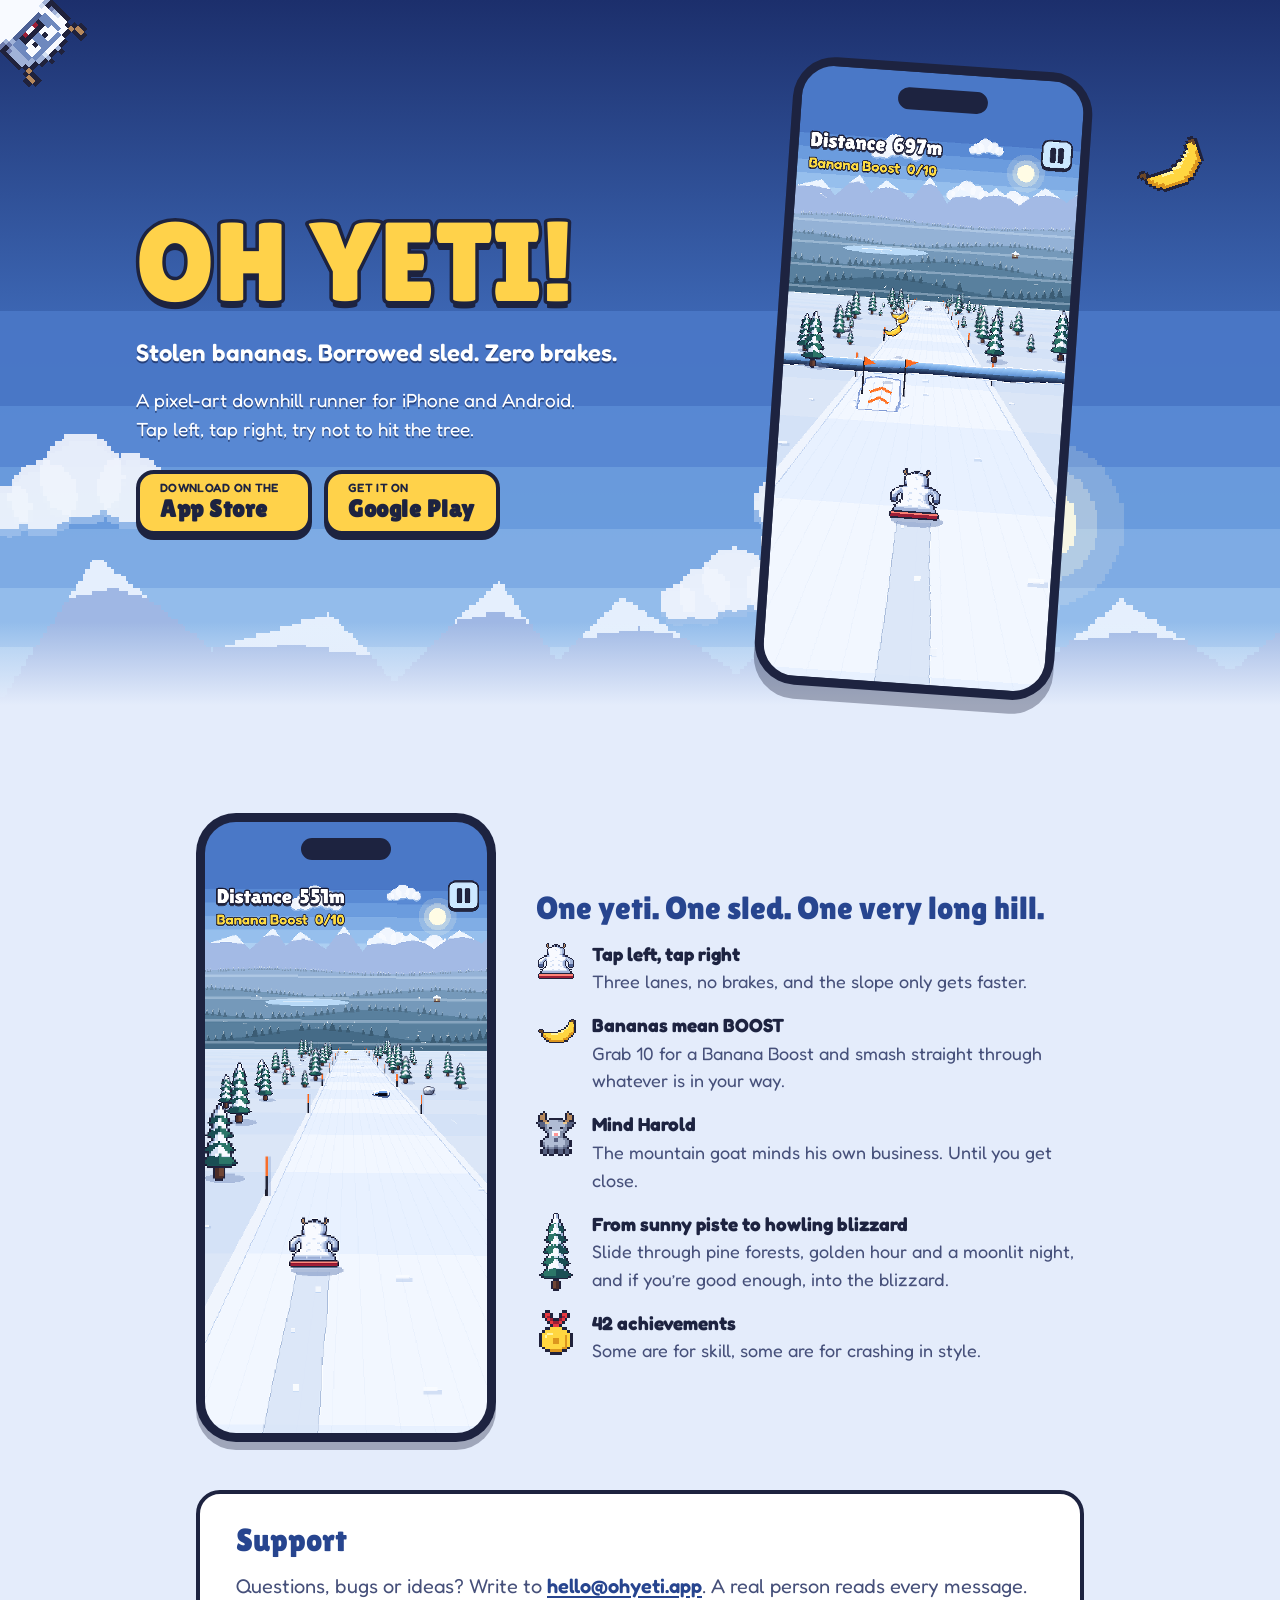
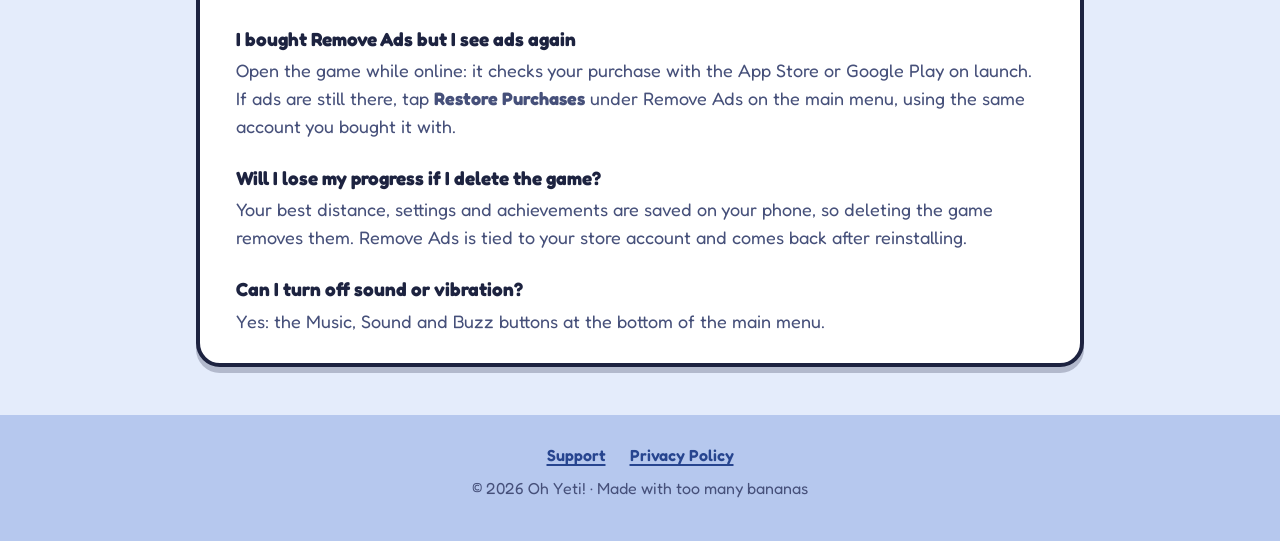
<file: index.html>
<!doctype html>
<html lang="en">
<head>
  <meta charset="utf-8">
  <meta name="viewport" content="width=device-width, initial-scale=1">
  <title>Oh Yeti! · Stolen bananas. Borrowed sled. Zero brakes.</title>
  <meta name="description" content="Oh Yeti! is a pixel-art downhill runner for iPhone and Android. Dodge trees, rocks and Harold the goat, grab bananas for a Banana Boost and see how far you can slide.">
  <link rel="canonical" href="https://ohyeti.app/">
  <meta property="og:type" content="website">
  <meta property="og:site_name" content="Oh Yeti!">
  <meta property="og:title" content="Oh Yeti!">
  <meta property="og:description" content="Stolen bananas. Borrowed sled. Zero brakes. A pixel-art downhill runner for iPhone and Android.">
  <meta property="og:url" content="https://ohyeti.app/">
  <meta property="og:image" content="https://ohyeti.app/img/share.png?v=4">
  <meta property="og:image:width" content="1200">
  <meta property="og:image:height" content="630">
  <meta property="og:image:alt" content="Oh Yeti! title next to a phone showing the yeti sledding downhill">
  <meta name="twitter:card" content="summary_large_image">
  <script type="application/ld+json">
  {
    "@context": "https://schema.org",
    "@type": "VideoGame",
    "name": "Oh Yeti!",
    "url": "https://ohyeti.app/",
    "image": "https://ohyeti.app/img/share.png",
    "description": "A pixel-art downhill runner: steer a banana-thieving yeti on a sled through three lanes, dodge trees, rocks and Harold the goat, and grab bananas for a Banana Boost.",
    "genre": ["Arcade", "Endless runner"],
    "gamePlatform": ["iOS", "Android"],
    "applicationCategory": "Game",
    "playMode": "SinglePlayer",
    "inLanguage": "en",
    "sameAs": ["https://apps.apple.com/app/id6825270258", "https://play.google.com/store/apps/details?id=app.ohyeti"]
  }
  </script>
  <meta name="theme-color" content="#27458f">
  <link rel="icon" type="image/png" href="img/favicon.png">
  <link rel="apple-touch-icon" href="img/apple-touch-icon.png">
  <link rel="preload" href="fonts/LilitaOne-Regular.ttf" as="font" type="font/ttf" crossorigin>
  <link rel="preload" href="fonts/Fredoka.woff" as="font" type="font/woff" crossorigin>
  <link rel="stylesheet" href="style.css">
</head>
<body>
  <header class="ha">
    <img class="ha-horizon pixel" src="img/horizon.png" alt="">
    <img class="ha-peek" src="img/yeti_front_empty.png" alt="">
    <div class="ha-snow"></div>
    <img class="ha-banana" src="img/banana.png" alt="">
    <div class="ha-inner">
      <div class="ha-copy">
        <h1 class="title">OH YETI!</h1>
        <p class="tagline">Stolen bananas. Borrowed sled. Zero brakes.</p>
        <p class="pitch">A pixel-art downhill runner for iPhone and Android. Tap left, tap right, try not to hit the tree.</p>
        <div class="stores">
          <a class="pill store" href="https://apps.apple.com/app/id6825270258"><small>Download on the</small>App Store</a>
          <a class="pill store" href="https://play.google.com/store/apps/details?id=app.ohyeti"><small>Get it on</small>Google Play</a>
        </div>
      </div>
      <div class="ha-phone"><img class="pixel" src="img/gameplay_hero.png?v=4" alt="Oh Yeti! gameplay: a jump ramp ahead with a banana arc over the crevasse behind it, the sled leaving a groove in the snow" width="540" height="1170"></div>
    </div>
  </header>

  <main>
    <section class="showcase">
      <div class="phone">
        <img class="pixel" src="img/gameplay.png?v=4" alt="Oh Yeti! gameplay: the yeti sledding toward a hole in the snow, leaving a groove behind" width="540" height="1170">
      </div>
      <div>
        <h2>One yeti. One sled. One very long hill.</h2>
        <ul class="features">
          <li>
            <img class="pixel" src="img/yeti_slide_a.png" alt="">
            <div><b>Tap left, tap right</b><span>Three lanes, no brakes, and the slope only gets faster.</span></div>
          </li>
          <li>
            <img class="pixel" src="img/banana.png" alt="">
            <div><b>Bananas mean BOOST</b><span>Grab 10 for a Banana Boost and smash straight through whatever is in your way.</span></div>
          </li>
          <li>
            <img class="pixel" src="img/goat.png" alt="">
            <div><b>Mind Harold</b><span>The mountain goat minds his own business. Until you get close.</span></div>
          </li>
          <li>
            <img class="pixel" src="img/pine_tall.png" alt="">
            <div><b>From sunny piste to howling blizzard</b><span>Slide through pine forests, golden hour and a moonlit night, and if you&rsquo;re good enough, into the blizzard.</span></div>
          </li>
          <li>
            <img class="pixel" src="img/medal.png" alt="">
            <div><b>42 achievements</b><span>Some are for skill, some are for crashing in style.</span></div>
          </li>
        </ul>
      </div>
    </section>

    <section class="card faq" id="support">
      <h2>Support</h2>
      <p class="contact">Questions, bugs or ideas? Write to <a href="mailto:hello@ohyeti.app">hello@ohyeti.app</a>. A real person reads every message.</p>

      <h3>I bought Remove Ads but I see ads again</h3>
      <p>Open the game while online: it checks your purchase with the App Store or Google Play on launch. If ads are still there, tap <b>Restore Purchases</b> under Remove Ads on the main menu, using the same account you bought it with.</p>

      <h3>Will I lose my progress if I delete the game?</h3>
      <p>Your best distance, settings and achievements are saved on your phone, so deleting the game removes them. Remove Ads is tied to your store account and comes back after reinstalling.</p>

      <h3>Can I turn off sound or vibration?</h3>
      <p>Yes: the Music, Sound and Buzz buttons at the bottom of the main menu.</p>
    </section>
  </main>

  <footer>
    <nav>
      <a href="#support">Support</a>
      <a href="privacy.html">Privacy Policy</a>
    </nav>
    <div>© 2026 Oh Yeti! · Made with too many bananas</div>
  </footer>
</body>
</html>
</file>
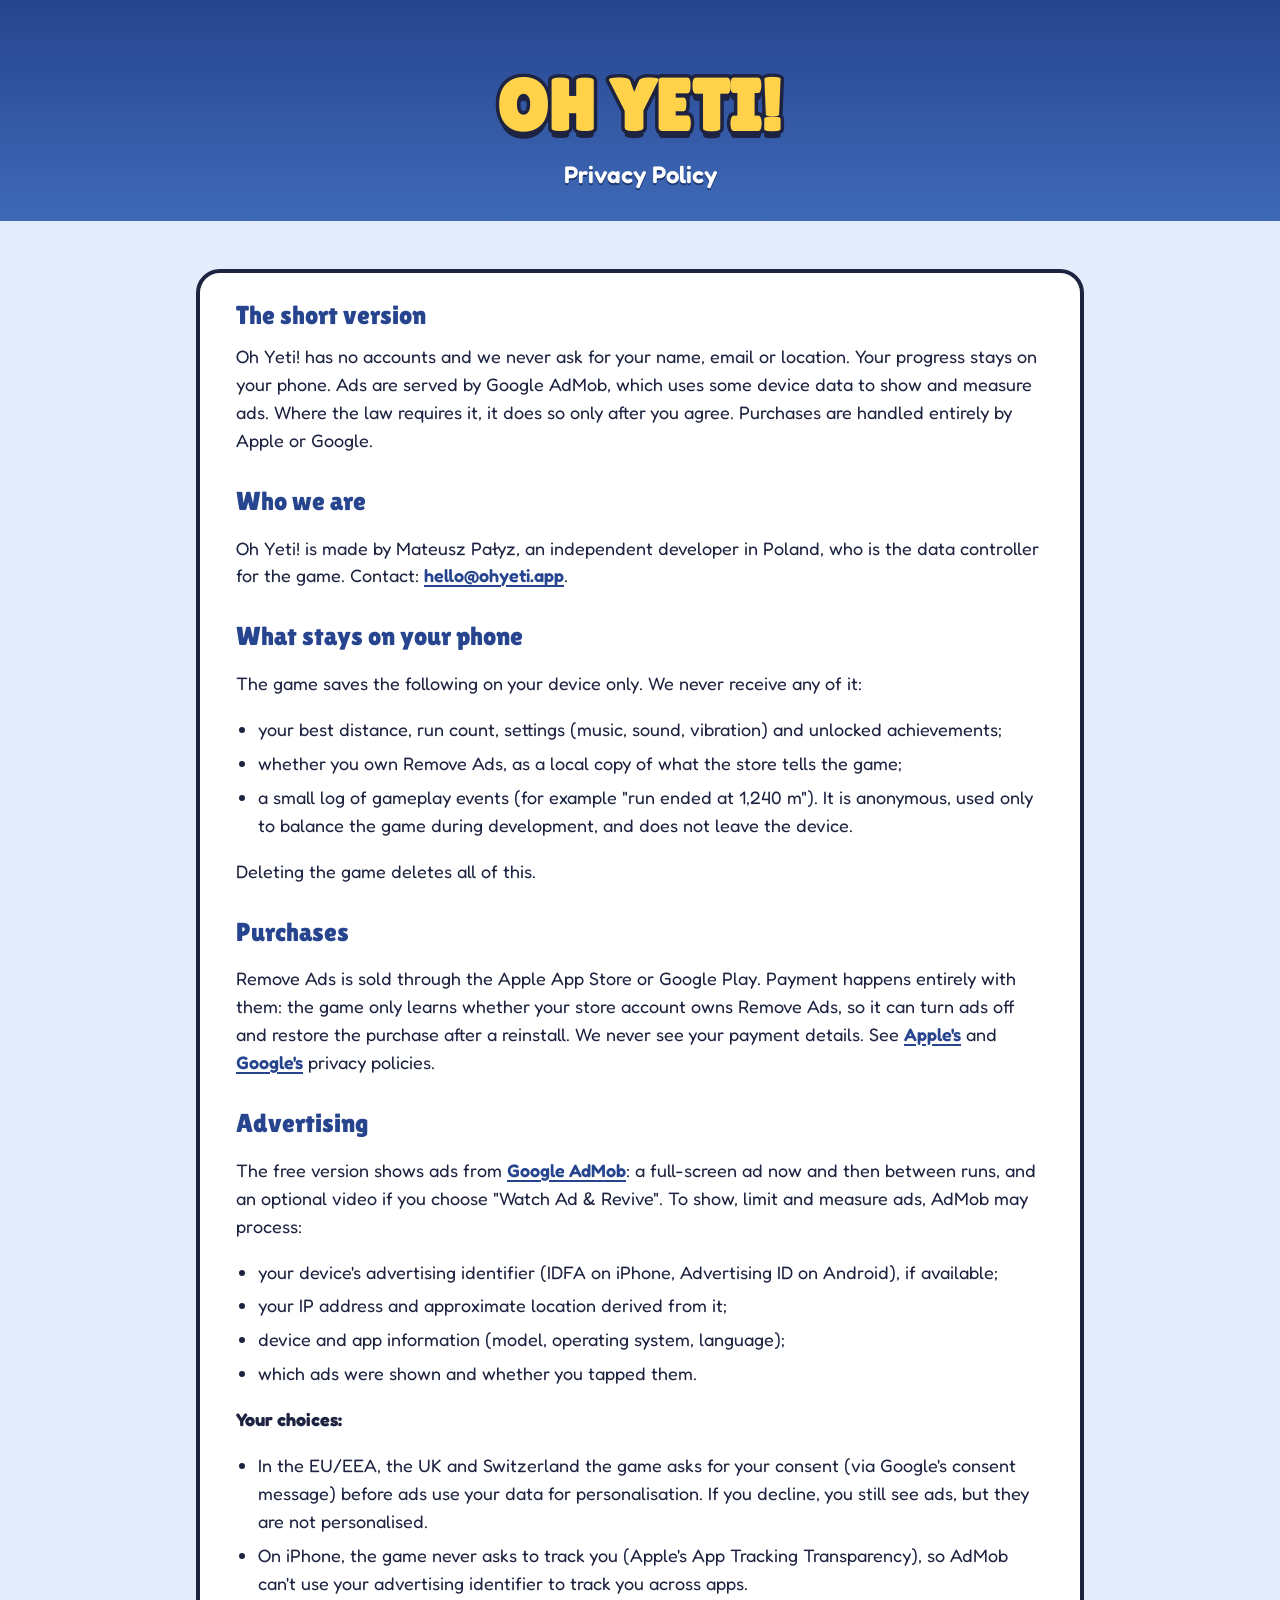
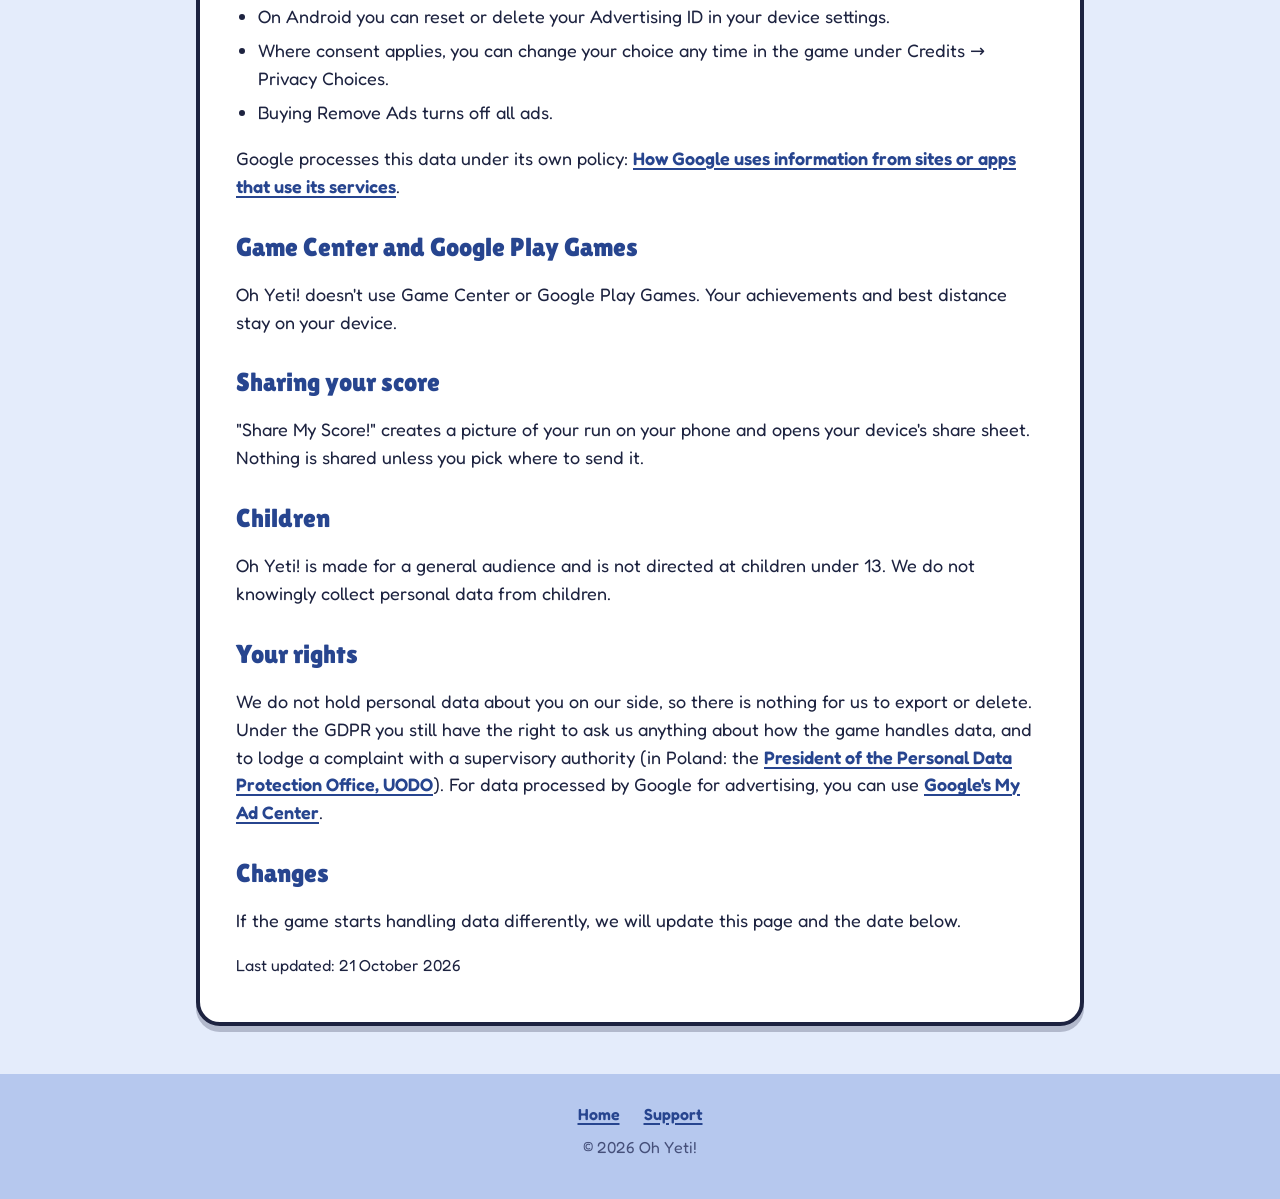
<file: privacy.html>
<!doctype html>
<html lang="en">
<head>
  <meta charset="utf-8">
  <meta name="viewport" content="width=device-width, initial-scale=1">
  <title>Privacy Policy · Oh Yeti!</title>
  <meta name="description" content="How Oh Yeti! handles your data: what stays on your phone, what Apple, Google and our ad partner see, and how to contact us.">
  <link rel="canonical" href="https://ohyeti.app/privacy.html">
  <meta property="og:type" content="website">
  <meta property="og:site_name" content="Oh Yeti!">
  <meta property="og:title" content="Privacy Policy · Oh Yeti!">
  <meta property="og:url" content="https://ohyeti.app/privacy.html">
  <meta property="og:image" content="https://ohyeti.app/img/share.png?v=4">
  <meta name="twitter:card" content="summary_large_image">
  <meta name="theme-color" content="#27458f">
  <link rel="icon" type="image/png" href="img/favicon.png">
  <link rel="apple-touch-icon" href="img/apple-touch-icon.png">
  <link rel="preload" href="fonts/LilitaOne-Regular.ttf" as="font" type="font/ttf" crossorigin>
  <link rel="preload" href="fonts/Fredoka.woff" as="font" type="font/woff" crossorigin>
  <link rel="stylesheet" href="style.css">
</head>
<body>
  <header class="hero compact">
    <p class="title"><a href="./">OH YETI!</a></p>
    <p class="tagline">Privacy Policy</p>
  </header>

  <main>
    <article class="card prose">
      <h2>The short version</h2>
      <p>Oh Yeti! has no accounts and we never ask for your name, email or location. Your progress stays on your phone. Ads are served by Google AdMob, which uses some device data to show and measure ads. Where the law requires it, it does so only after you agree. Purchases are handled entirely by Apple or Google.</p>

      <h2>Who we are</h2>
      <p>Oh Yeti! is made by Mateusz Pałyz, an independent developer in Poland, who is the data controller for the game. Contact: <a href="mailto:hello@ohyeti.app">hello@ohyeti.app</a>.</p>

      <h2>What stays on your phone</h2>
      <p>The game saves the following on your device only. We never receive any of it:</p>
      <ul>
        <li>your best distance, run count, settings (music, sound, vibration) and unlocked achievements;</li>
        <li>whether you own Remove Ads, as a local copy of what the store tells the game;</li>
        <li>a small log of gameplay events (for example "run ended at 1,240 m"). It is anonymous, used only to balance the game during development, and does not leave the device.</li>
      </ul>
      <p>Deleting the game deletes all of this.</p>

      <h2>Purchases</h2>
      <p>Remove Ads is sold through the Apple App Store or Google Play. Payment happens entirely with them: the game only learns whether your store account owns Remove Ads, so it can turn ads off and restore the purchase after a reinstall. We never see your payment details. See <a href="https://www.apple.com/legal/privacy/">Apple's</a> and <a href="https://policies.google.com/privacy">Google's</a> privacy policies.</p>

      <h2>Advertising</h2>
      <p>The free version shows ads from <a href="https://admob.google.com/">Google AdMob</a>: a full-screen ad now and then between runs, and an optional video if you choose "Watch Ad &amp; Revive". To show, limit and measure ads, AdMob may process:</p>
      <ul>
        <li>your device's advertising identifier (IDFA on iPhone, Advertising ID on Android), if available;</li>
        <li>your IP address and approximate location derived from it;</li>
        <li>device and app information (model, operating system, language);</li>
        <li>which ads were shown and whether you tapped them.</li>
      </ul>
      <p><b>Your choices:</b></p>
      <ul>
        <li>In the EU/EEA, the UK and Switzerland the game asks for your consent (via Google's consent message) before ads use your data for personalisation. If you decline, you still see ads, but they are not personalised.</li>
        <li>On iPhone, the game never asks to track you (Apple's App Tracking Transparency), so AdMob can't use your advertising identifier to track you across apps.</li>
        <li>On Android you can reset or delete your Advertising ID in your device settings.</li>
        <li>Where consent applies, you can change your choice any time in the game under Credits → Privacy Choices.</li>
        <li>Buying Remove Ads turns off all ads.</li>
      </ul>
      <p>Google processes this data under its own policy: <a href="https://policies.google.com/technologies/partner-sites">How Google uses information from sites or apps that use its services</a>.</p>

      <h2>Game Center and Google Play Games</h2>
      <p>Oh Yeti! doesn't use Game Center or Google Play Games. Your achievements and best distance stay on your device.</p>

      <h2>Sharing your score</h2>
      <p>"Share My Score!" creates a picture of your run on your phone and opens your device's share sheet. Nothing is shared unless you pick where to send it.</p>

      <h2>Children</h2>
      <p>Oh Yeti! is made for a general audience and is not directed at children under 13. We do not knowingly collect personal data from children.</p>

      <h2>Your rights</h2>
      <p>We do not hold personal data about you on our side, so there is nothing for us to export or delete. Under the GDPR you still have the right to ask us anything about how the game handles data, and to lodge a complaint with a supervisory authority (in Poland: the <a href="https://uodo.gov.pl/en">President of the Personal Data Protection Office, UODO</a>). For data processed by Google for advertising, you can use <a href="https://myadcenter.google.com/">Google's My Ad Center</a>.</p>

      <h2>Changes</h2>
      <p>If the game starts handling data differently, we will update this page and the date below.</p>

      <p class="updated">Last updated: 21 October 2026</p>
    </article>
  </main>

  <footer>
    <nav>
      <a href="./">Home</a>
      <a href="./#support">Support</a>
    </nav>
    <div>© 2026 Oh Yeti!</div>
  </footer>
</body>
</html>
</file>
<file: style.css>
/* Lilita One is served as the original TTF: its licence reserves the name
   "Lilita", and the OFL counts a format conversion as a modified version.
   It is tiny and preloaded, so it blocks briefly instead of flashing a
   fallback font. Fredoka (no reserved name) is converted to WOFF. */
@font-face {
  font-family: "Lilita One";
  src: url("fonts/LilitaOne-Regular.ttf") format("truetype");
  font-display: block;
}

@font-face {
  font-family: "Fredoka";
  src: url("fonts/Fredoka.woff") format("woff"), url("fonts/Fredoka.ttf") format("truetype");
  font-weight: 300 700;
  font-display: swap;
}

:root {
  --night: #27458f;
  --sky: #3e69b7;
  --sky-light: #7ea8e4;
  --snow: #e4ecfb;
  --snow-deep: #b6c8ee;
  --ink: #1d2340;
  --ink-soft: #46507a;
  --gold: #ffd24a;
  --gold-deep: #e9a70f;
  --card: #ffffff;
  --button: #d4e8ff;
}

* {
  box-sizing: border-box;
}

html {
  background: var(--snow);
}

body {
  margin: 0;
  color: var(--ink);
  background: var(--snow);
  font-family: "Fredoka", ui-rounded, system-ui, sans-serif;
  font-size: 18px;
  line-height: 1.55;
  -webkit-font-smoothing: antialiased;
}

img.pixel {
  image-rendering: pixelated;
}

a {
  color: var(--night);
  font-weight: 600;
  text-decoration-thickness: 2px;
  text-underline-offset: 3px;
}

/* ------------------------------------------------------------ hero */

.hero {
  display: flex;
  flex-direction: column;
  align-items: center;
  padding: clamp(28px, 6vw, 56px) 16px clamp(8px, 2vw, 20px);
  text-align: center;
  background: linear-gradient(var(--night), var(--sky) 55%, #80aae6);
}

.hero.compact {
  padding-bottom: 28px;
  background: linear-gradient(var(--night), var(--sky));
}

/* Phone-first hero: copy on the left, a tilted phone with real gameplay on
   the right, the game's own horizon as the backdrop. */
.ha { position: relative; overflow: hidden; background: linear-gradient(#1c2f6c, #3e69b7 45%, #7aa3e0); }
.ha-horizon { position: absolute; left: 0; right: 0; bottom: 0; width: 100%; height: 58%; object-fit: cover; object-position: center top; opacity: 0.95; }
.ha-snow { position: absolute; left: 0; right: 0; bottom: 0; height: 16%; background: linear-gradient(transparent, var(--snow) 70%); }
.ha-inner { position: relative; max-width: 1040px; margin: 0 auto; padding: clamp(32px, 6vw, 72px) 16px 0; display: grid; grid-template-columns: 1.1fr 0.9fr; gap: 24px; align-items: center; }
.ha-copy { text-align: left; padding-bottom: 72px; }
.ha-copy .title { margin: 0; text-align: left; }
.ha-copy .tagline { text-align: left; margin: 16px 0 0; }
.ha-copy .pitch { color: #fff; font-size: 19px; max-width: 440px; margin: 14px 0 26px; text-shadow: 0 2px 0 rgba(10,20,60,.5); }
.ha-phone { justify-self: center; width: min(300px, 70vw); padding: 9px; border-radius: 42px; background: var(--ink); transform: rotate(4deg) translateY(-8px); box-shadow: 0 14px 0 rgba(29,35,64,.35); margin-bottom: 40px; }
.ha-phone img { display: block; width: 100%; height: auto; border-radius: 32px; }
/* The yeti hanging upside down into the page from the top-left corner:
   only the head shows, the rest of him is past the corner. */
.ha-peek { position: absolute; left: 0; top: 0; z-index: 1; width: clamp(110px, 13vw, 180px); image-rendering: pixelated; transform-origin: 50% 50%; transform: translate(calc(-50% + 14px), calc(-50% + 14px)) rotate(135deg); pointer-events: none; }
.ha-banana { position: absolute; width: 72px; image-rendering: pixelated; top: 18%; right: 6%; transform: rotate(-18deg); }
@media (max-width: 760px) {
  .ha-inner { grid-template-columns: 1fr; text-align: center; }
  .ha-copy, .ha-copy .title, .ha-copy .tagline { text-align: center; padding-bottom: 0; }
  .ha-copy .pitch { margin: 12px auto 22px; }
  .stores { justify-content: center; }
  .ha-phone { width: min(240px, 62vw); padding: 7px; border-radius: 36px; transform: rotate(3deg); margin-bottom: 36px; }
  .ha-phone img { border-radius: 28px; }
  .ha-banana { width: 48px; top: 54%; right: 8%; }
}

.title {
  margin: 14px 0 0;
  font-family: "Lilita One", "Fredoka", sans-serif;
  font-weight: 400;
  font-size: clamp(56px, 13vw, 112px);
  line-height: 1;
  letter-spacing: 1px;
  color: var(--gold);
  -webkit-text-stroke: clamp(4px, 1vw, 7px) var(--ink);
  paint-order: stroke fill;
  text-shadow: 0 clamp(4px, 1vw, 7px) 0 var(--ink);
}

.title a {
  color: inherit;
  text-decoration: none;
}

.hero.compact .title {
  font-size: clamp(44px, 9vw, 72px);
}

.tagline {
  margin: 14px 0 0;
  max-width: 560px;
  color: #fff;
  font-weight: 600;
  font-size: clamp(18px, 3.4vw, 24px);
  text-shadow: 0 2px 0 rgba(10, 20, 60, 0.55);
}

/* ------------------------------------------------------------ content */

main {
  max-width: 920px;
  margin: 0 auto;
  padding: 0 16px 48px;
}

.badges {
  display: flex;
  justify-content: center;
  margin: -30px 0 0;
  position: relative;
  text-align: center;
}

.pill {
  display: inline-block;
  padding: 12px 22px;
  border: 4px solid var(--ink);
  border-radius: 18px;
  background: var(--gold);
  box-shadow: 0 5px 0 var(--ink);
  font-family: "Lilita One", "Fredoka", sans-serif;
  font-size: 20px;
  letter-spacing: 0.5px;
}

/* Store links under the hero pitch: one gold button per store. */
.stores {
  display: flex;
  flex-wrap: wrap;
  gap: 12px;
  align-items: center;
}

a.pill.store {
  display: inline-flex;
  flex-direction: column;
  align-items: flex-start;
  min-width: 176px;
  padding: 8px 20px 10px;
  color: var(--ink);
  font-size: 24px;
  line-height: 1.05;
  text-decoration: none;
  transition: transform 0.1s, box-shadow 0.1s;
}

/* The small "Download on the" / "Get it on" line above the store name. */
a.pill.store small {
  margin-bottom: 2px;
  font-family: "Fredoka", sans-serif;
  font-weight: 600;
  font-size: 12px;
  letter-spacing: 0.3px;
  text-transform: uppercase;
}

/* Phones: both buttons side by side on one row, a little smaller. */
@media (max-width: 760px) {
  .stores { flex-wrap: nowrap; gap: 10px; }
  a.pill.store { min-width: 0; padding: 8px 14px 10px; font-size: 20px; }
  a.pill.store small { font-size: 10px; }
}

a.pill.store:hover {
  transform: translateY(-2px);
  box-shadow: 0 7px 0 var(--ink);
}

a.pill.store:active {
  transform: translateY(3px);
  box-shadow: 0 2px 0 var(--ink);
}

.showcase {
  display: grid;
  grid-template-columns: minmax(0, 300px) minmax(0, 1fr);
  gap: 40px;
  align-items: center;
  margin-top: 72px;
}

.phone {
  width: 100%;
  max-width: 300px;
  justify-self: center;
  padding: 9px;
  border-radius: 40px;
  background: var(--ink);
  box-shadow: 0 8px 0 rgba(29, 35, 64, 0.35);
}

.phone, .ha-phone {
  position: relative;
}

/* A camera pill at the top of the screen, like current phones have, in the
   same ink as the frame. */
.phone::after, .ha-phone::after {
  content: "";
  position: absolute;
  top: calc(9px + 2.6%);
  left: 50%;
  width: 30%;
  height: 3.4%;
  transform: translateX(-50%);
  border-radius: 999px;
  background: var(--ink);
}

.phone img {
  display: block;
  width: 100%;
  height: auto;
  border-radius: 31px;
}

h2 {
  margin: 0 0 12px;
  font-family: "Lilita One", "Fredoka", sans-serif;
  font-weight: 400;
  font-size: 32px;
  line-height: 1.15;
  color: var(--night);
}

.features {
  list-style: none;
  margin: 0;
  padding: 0;
  display: grid;
  gap: 14px;
}

.features li {
  display: grid;
  grid-template-columns: 44px 1fr;
  gap: 12px;
  align-items: start;
}

.features img {
  width: 40px;
  height: auto;
  margin-top: 2px;
}

.features b {
  display: block;
  font-size: 19px;
}

.features span {
  color: var(--ink-soft);
}

.card {
  margin-top: 48px;
  padding: 28px clamp(20px, 4vw, 36px);
  background: var(--card);
  border: 4px solid var(--ink);
  border-radius: 24px;
  box-shadow: 0 6px 0 rgba(29, 35, 64, 0.25);
}

.card p:first-of-type {
  margin-top: 0;
}

.faq h3 {
  margin: 22px 0 4px;
  font-size: 19px;
}

.faq p {
  margin: 0;
  color: var(--ink-soft);
}

.contact {
  font-size: 20px;
}

/* ------------------------------------------------------------ privacy */

.prose h2 {
  margin-top: 32px;
  font-size: 26px;
}

.prose h2:first-child {
  margin-top: 0;
}

.prose p,
.prose li {
  color: var(--ink);
}

.prose ul {
  padding-left: 22px;
}

.prose li + li {
  margin-top: 6px;
}

.updated {
  color: var(--ink-soft);
  font-size: 16px;
}

/* ------------------------------------------------------------ footer */

footer {
  padding: 28px 16px 40px;
  background: var(--snow-deep);
  text-align: center;
  color: var(--ink-soft);
  font-size: 16px;
}

footer nav {
  display: flex;
  justify-content: center;
  flex-wrap: wrap;
  gap: 8px 24px;
  margin-bottom: 8px;
}

@media (max-width: 720px) {
  .showcase {
    grid-template-columns: 1fr;
    gap: 32px;
  }

  .phone {
    max-width: 260px;
  }
}
</file>
